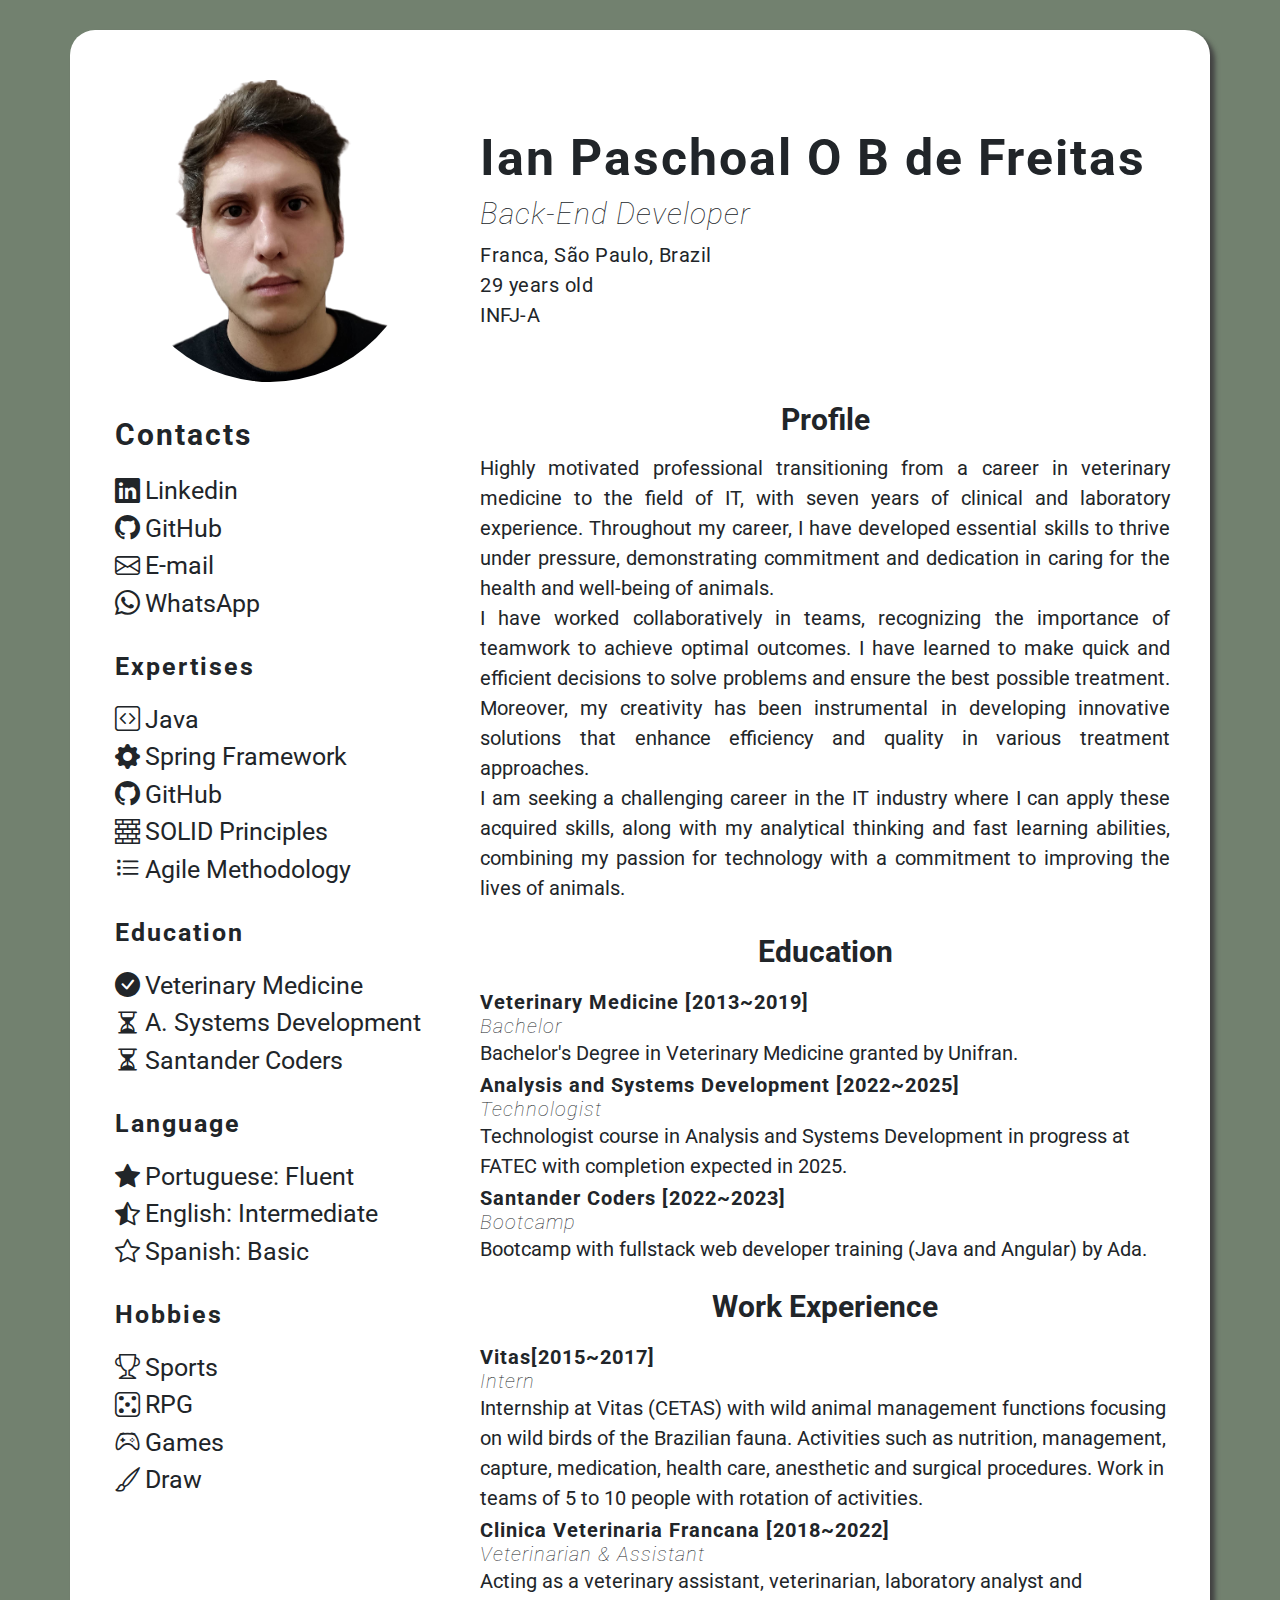
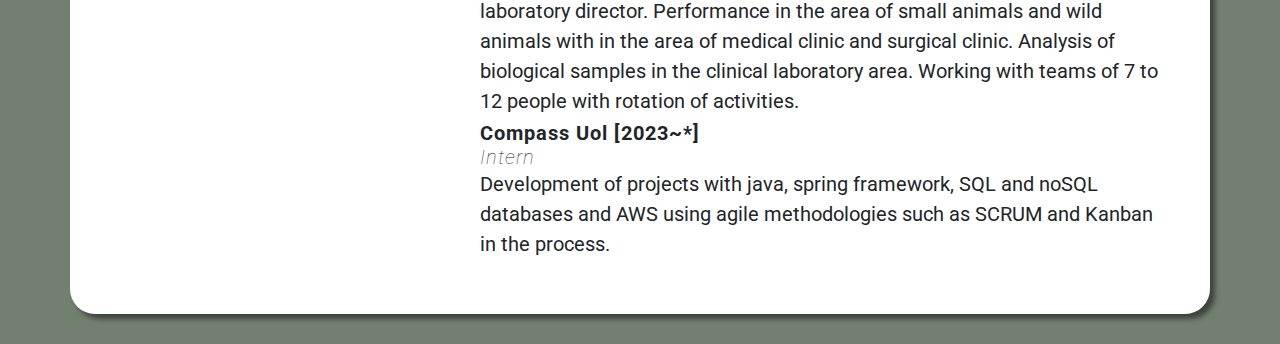
<file: index.html>
<!DOCTYPE html>
<html>

<head>
    <meta charset='utf-8'>
    <meta http-equiv='X-UA-Compatible' content='IE=edge'>
    <title>Page Title</title>
    <meta name='viewport' content='width=device-width, initial-scale=1'>
    <link rel='stylesheet' type='text/css' media='screen'
        href='https://stackpath.bootstrapcdn.com/bootstrap/4.5.2/css/bootstrap.min.css'>
    <link href="https://cdn.jsdelivr.net/npm/bootstrap-icons@1.7.2/font/bootstrap-icons.css" rel="stylesheet">

    <link rel='stylesheet' type='text/css' media='screen' href='curriculo.css'>
</head>

<body>
    <div class="container">
        <header>
            <div class="row">
                <div class="col-md-4">
                    <div class="header-img">
                        <img src="Meu projeto.png">
                    </div>
                </div>

                <div class="col-md-8 pt-5">
                    <div class="header-title">
                        <h1>Ian Paschoal O B de Freitas</h1>
                        <h2>Back-End Developer</h2>
                        <ul>
                            <li>Franca, São Paulo, Brazil</li>
                            <li>29 years old</li>
                            <li>INFJ-A</li>
                        </ul>
                    </div>
                </div>
            </div>
        </header>
        <main>
            <div class="row">
                <div class="col-md-4">


                    <div class="contact-infos">
                        <ul>
                            <li class="list-header-info">Contacts</li>
                            <li><a href="https://www.linkedin.com/in/ian-paschoal/"><i
                                        class="bi bi-linkedin"></i>Linkedin</a>
                            </li>
                            <li><a href="https://github.com/IanZeta64"><i class="bi bi-github"></i>GitHub</a></li>
                            <li><a href="mailto:ianpf7@gmail.com"><i class="bi bi-envelope"></i>E-mail</a></li>
                            <li><a href="https://wa.me/5516993755637"><i class="bi bi-whatsapp"></i>WhatsApp</a>
                            </li>
                        </ul>
                    </div>

                    <div class="expertise-infos">
                        <ul>
                            <li class="list-header-info">Expertises</li>
                            <li><i class="bi bi-code-square"></i>Java</li>
                            <li><i class="bi bi-gear-fill"></i>Spring Framework</li>
                            <li><i class="bi bi-github"></i>GitHub</li>
                            <li><i class="bi bi-bricks"></i>SOLID Principles</li>
                            <li><i class="bi bi-list-task"></i>Agile Methodology</li>
                        </ul>
                    </div>

                    <div class="education-infos">
                        <ul>
                            <li class="list-header-info">Education</li>
                            <li><i class="bi bi-check-circle-fill"></i>Veterinary Medicine</li>
                            <li><i class="bi bi-hourglass-split"></i>A. Systems Development</li>
                            <li><i class="bi bi-hourglass-split"></i>Santander Coders</li>
                        </ul>
                    </div>

                    <div class="language-infos">
                        <ul>
                            <li class="list-header-info">Language</li>
                            <li><i class="bi bi-star-fill"></i></i></i>Portuguese: Fluent</li>
                            <li><i class="bi bi-star-half"></i>English: Intermediate</li>
                            <li><i class="bi bi-star"></i>Spanish: Basic</li>
                        </ul>
                    </div>


                    <div class="hobbies-infos">
                        <ul>
                            <li class="list-header-info">Hobbies</li>
                            <li><i class="bi bi-trophy"></i>Sports</li>
                            <li><i class="bi bi-dice-5"></i></i>RPG</li>
                            <li><i class="bi bi-controller"></i>Games</li>
                            <li><i class="bi bi-brush"></i>Draw</li>
                        </ul>
                    </div>
                </div>

                <div class="col-md-8">


                    <div class="body-profile">
                        <h3>Profile</h3>
                        Highly motivated professional transitioning from a career in veterinary medicine to the field of
                        IT,
                        with seven years of clinical and laboratory experience. Throughout my career, I have developed
                        essential
                        skills to thrive under pressure, demonstrating commitment and dedication in caring for the
                        health and
                        well-being of animals.<br> I have worked collaboratively in teams, recognizing the importance of
                        teamwork
                        to achieve optimal outcomes. I have learned to make quick and efficient decisions to solve
                        problems
                        and ensure the best possible treatment. Moreover, my creativity has been instrumental in
                        developing
                        innovative solutions that enhance efficiency and quality in various treatment approaches.<br>I
                        am seeking
                        a challenging career in the IT industry where I can apply these acquired skills, along with my
                        analytical thinking and fast learning abilities, combining my passion for technology with a
                        commitment
                        to improving the lives of animals.</p>
                    </div>

                    <div class="body-education">
                        <h3>Education</h3>
                        <ul>
                            <li>
                                <h4>Veterinary Medicine [2013~2019]</h4>
                                <h5>Bachelor</h5>
                                <p>Bachelor's Degree in Veterinary Medicine granted by Unifran.</p>
                            </li>
                            <li>
                                <h4>Analysis and Systems Development [2022~2025]</h4>
                                <h5>Technologist</h5>
                                <p>Technologist course in Analysis and Systems Development in progress at FATEC with
                                    completion expected in 2025.</p>
                            </li>
                            <li>
                                <h4>Santander Coders [2022~2023]</h4>
                                <h5>Bootcamp</h5>
                                <p>Bootcamp with fullstack web developer training (Java and Angular) by Ada.</p>
                            </li>
                        </ul>
                    </div>

                    <div class="body-work-experience">
                        <h3>Work Experience</h3>
                        <ul>
                            <li>
                                <h4>Vitas[2015~2017]</h4>
                                <h5>Intern</h5>
                                <p>Internship at Vitas (CETAS) with wild animal management functions focusing on wild
                                    birds of the Brazilian fauna.
                                    Activities such as nutrition, management, capture, medication, health care,
                                    anesthetic and surgical procedures.
                                    Work in teams of 5 to 10 people with rotation of activities.</p>
                            </li>
                            <li>
                                <h4>Clinica Veterinaria Francana [2018~2022]</h4>
                                <h5>Veterinarian & Assistant</h5>
                                <p>Acting as a veterinary assistant, veterinarian, laboratory analyst and laboratory
                                    director.
                                    Performance in the area of small animals and wild animals with in the area of
                                    medical clinic and surgical clinic.
                                    Analysis of biological samples in the clinical laboratory area.
                                    Working with teams of 7 to 12 people with rotation of activities.</p>
                            </li>
                            <li>
                                <h4>Compass Uol [2023~*]</h4>
                                <h5>Intern</h5>
                                <p>Development of projects with java, spring framework, SQL and noSQL databases and AWS
                                    using agile methodologies such as SCRUM and Kanban in the process.</p>
                            </li>
                        </ul>
                    </div>
                </div>
            </div>
        </main>
    </div>


    <script src='https://stackpath.bootstrapcdn.com/bootstrap/4.5.2/js/bootstrap.min.js'></script>
</body>

</html>
</file>
<file: curriculo.css>
@import url('https://fonts.googleapis.com/css2?family=Roboto:wght@100&display=swap');

body {
    background-color: rgb(114, 129, 111);
    display: flex;
    justify-content: center;
    align-items: center;
    font-family: 'Roboto', sans-serif;
    background-image: url(https://i.pinimg.com/564x/a0/5e/78/a05e7872dfc0147feb0478a09d1b9c0e.jpg);
    background-repeat: repeat;
    background-size: 25%;
}

.container {
    background-color: rgb(255, 255, 255);
    border-radius: 25px;
    box-shadow: 5px 5px 5px #424242;
    padding: 30px 30px;
    margin: 30px 0;
}

.header-img {
    background-color: rgb(255, 255, 255);
    padding: 10px;
}

.header-img img {
    max-width: 100%;
    max-height: 100%;
    object-fit: contain;
    border-radius:  1000px;
    border:rgb(255, 255, 255);
    border-width: 10px;
    border-style:  double;
    background-image: url(https://i.pinimg.com/564x/a0/5e/78/a05e7872dfc0147feb0478a09d1b9c0e.jpg);  
}


.contact-infos,
.expertise-infos,
.education-infos,
.language-infos,
.hobbies-infos {
    background-color: rgb(255, 255, 255);
    padding-left: 15px;
}

.contact-infos ul,
.expertise-infos ul,
.education-infos ul,
.language-infos ul,
.hobbies-infos ul {
    list-style: none;
    padding: 0;
}

.contact-infos li a {
    text-decoration: none;
    color: inherit;
    font-size: 25px;
}

.expertise-infos li,
.education-infos li,
.language-infos li,
.hobbies-infos li {
    font-size: 25px;
}

.contact-infos li i, 
.expertise-infos li i, 
.education-infos li i, 
.language-infos li i,
 .hobbies-infos li i {
    margin-right: 5px;
  }


.list-header-info {
    font-weight: bolder;
    font-size: 30px;
    padding-bottom: 15px;
    padding-top: 10px;
    letter-spacing: 2px;
}

.header-title {
    background-color: rgb(255, 255, 255);
    padding-left: 10px;
    padding-top: 20px;
}

.header-title h1 {
    font-style: normal;
    font-size: 50px;
    font-weight: bolder;
    letter-spacing: 2px;
}

.header-title h2 {
    font-style: italic;
    font-size: 30px;
    font-weight: 10;
    letter-spacing: 1px;
}

.header-title ul {
    list-style: none;
    padding-left: 0;
}

.header-title li {
    font-size: 20px;
    letter-spacing: 0.5px;
}

.body-profile,
.body-education,
.body-work-experience {
    font-size: 20px;
    text-align: justify;
    background-color: rgb(255, 255, 255);
    padding-left: 10px;
    padding-right: 10px;
    padding-bottom: 15px;
    /* padding-top: 0px; */
    
}

.body-profile h3,
.body-education h3,
.body-work-experience h3 {
    font-size: 30px;
    text-align: center;
    font-weight: bolder;
    margin-bottom: 15px;

}

.body-education h4,
.body-work-experience h4 {
    font-size: 20px;
    font-weight: bold;
    margin-bottom: 0;
    padding-top: 5px;
    letter-spacing: 1px;
}

.body-education p,
.body-work-experience p {
    font-size: 20px;
    text-align: left;
    margin-bottom: 0;

}

.body-education ul,
.body-work-experience ul {
    list-style: none;
    margin-bottom: 10px;
    padding: 0;
}

.body-education h5,
.body-work-experience h5 {
    letter-spacing: 1px;
    font-size: 20px;
    font-style: italic;
    font-weight: lighter;
    margin-bottom: 0;
    margin-top: 0;
}
</file>
